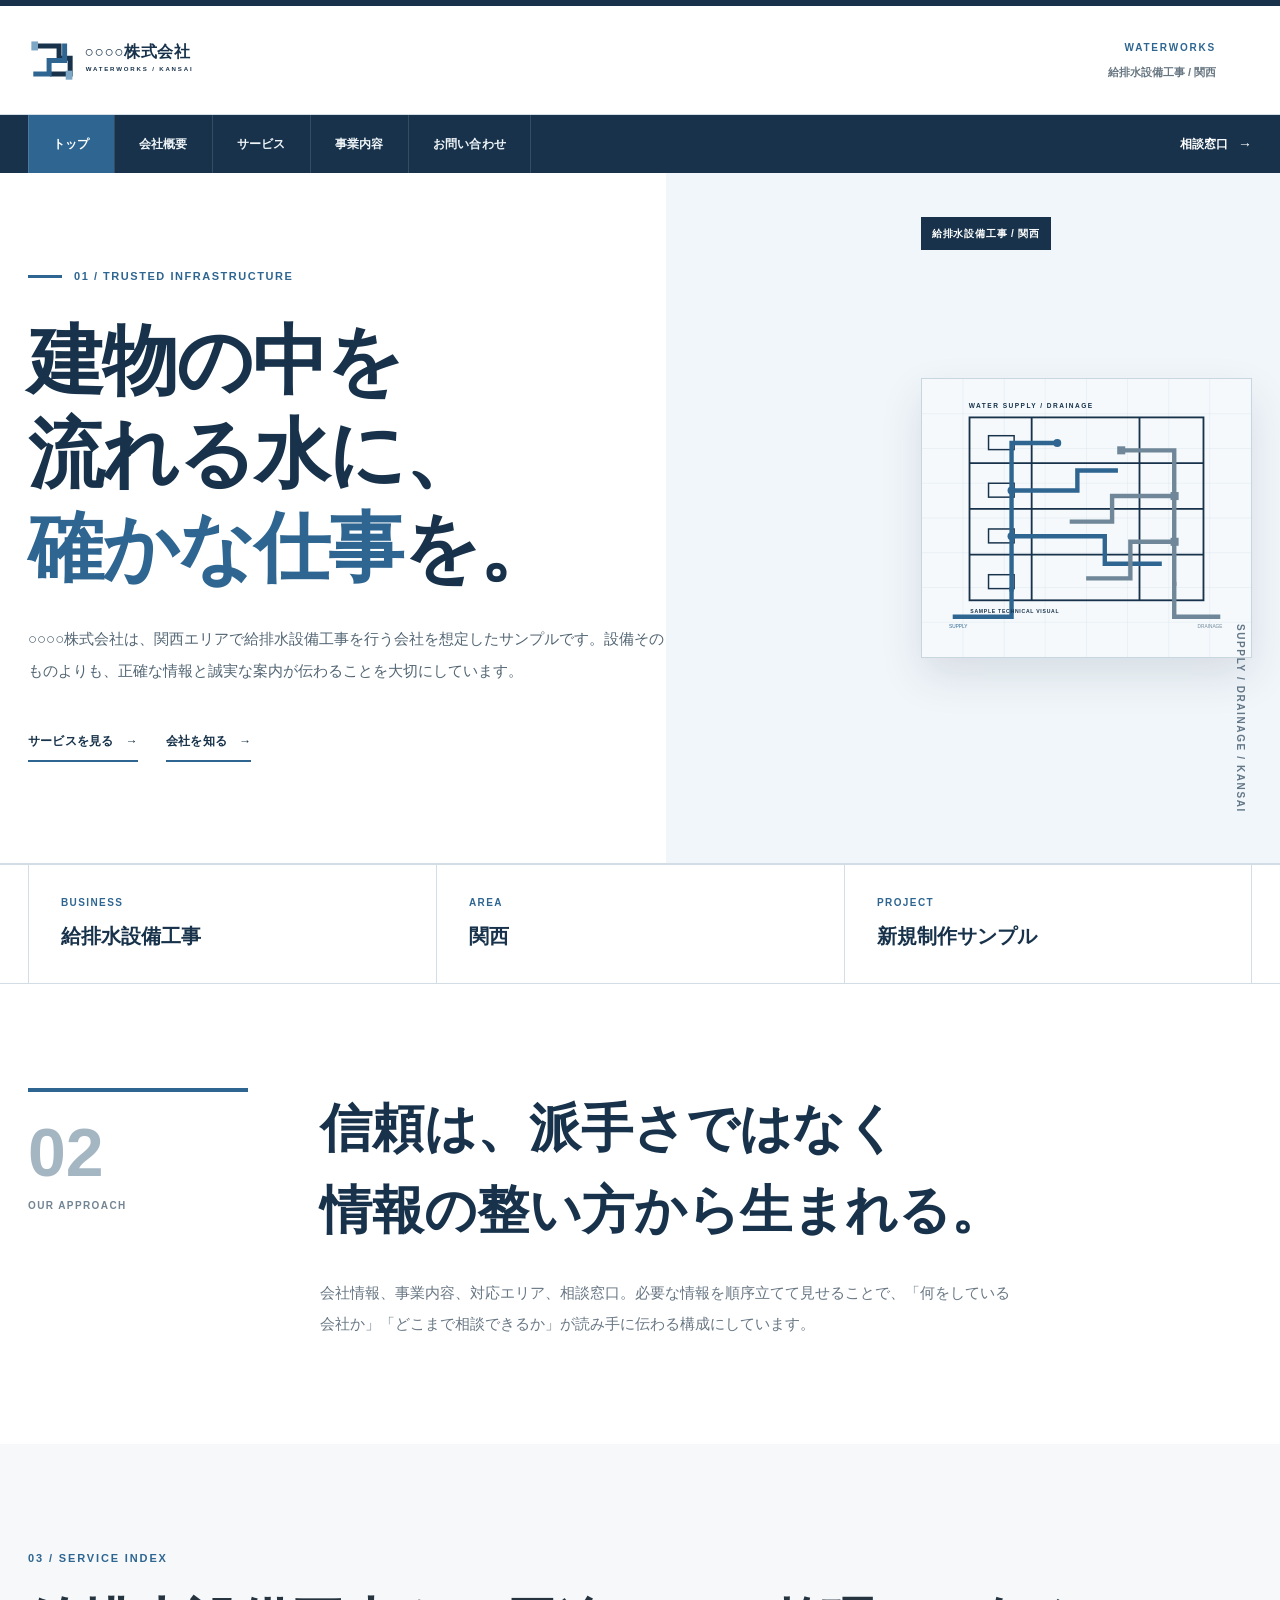
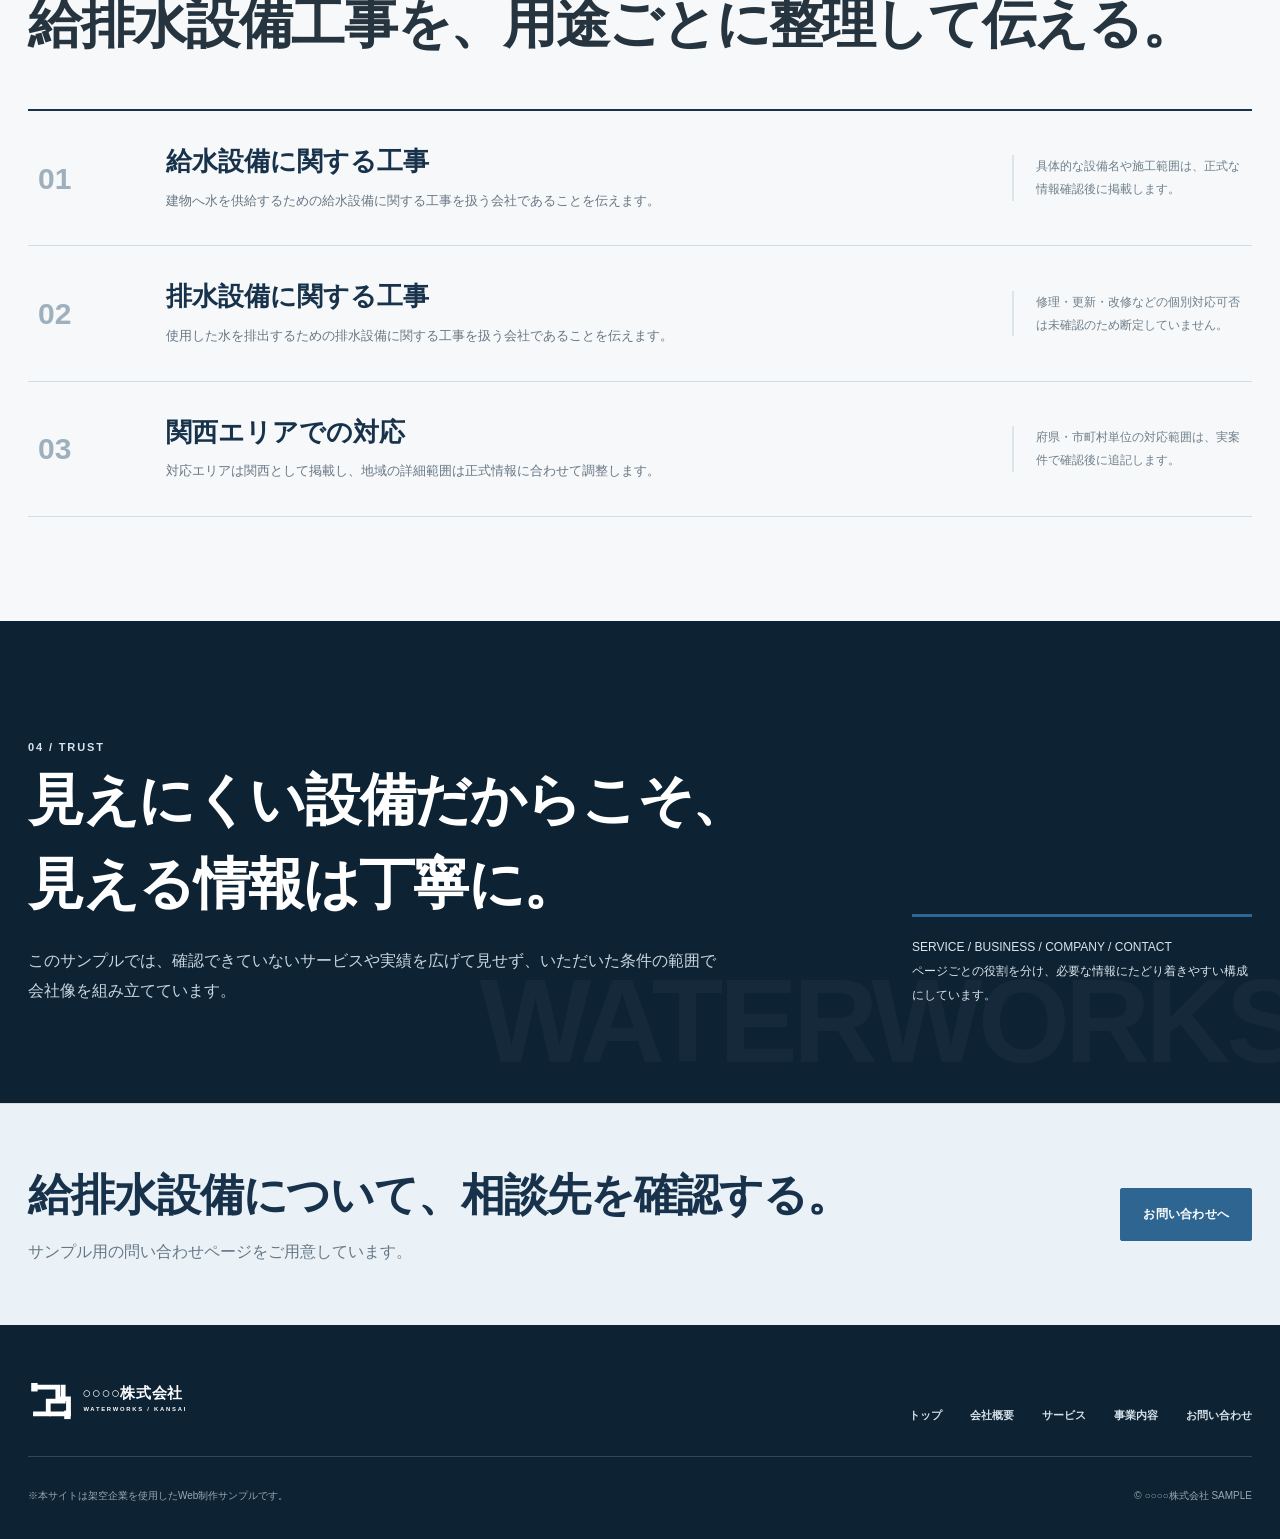
<file: index.html>
<!doctype html>
<html lang="ja">
<head>
  <meta charset="utf-8">
  <meta name="viewport" content="width=device-width, initial-scale=1">
  <meta name="description" content="○○○○株式会社の給排水設備工事会社サンプルサイト。関西エリアを想定した給排水設備工事をご案内します。">
  <title>○○○○株式会社 | 給排水設備工事サンプルサイト</title>
  <link rel="icon" href="assets/logo.svg" type="image/svg+xml">
  <link rel="stylesheet" href="css/style.css?v=20260929-wrap">
  <link rel="stylesheet" href="css/japanese-wrap.css?v=20260929-wrap">
</head>
<body>
<header class="site-header">
  <div class="header-top">
    <div class="container brand-row">
      <a class="logo" href="index.html"><img src="assets/logo.svg" alt="○○○○株式会社"></a>
      <div class="brand-note"><span>WATERWORKS</span><small>給排水設備工事 / 関西</small></div>
      <button class="menu-button" type="button" aria-expanded="false">MENU</button>
    </div>
  </div>
  <div class="nav-bar">
    <div class="container nav-row">
      <nav class="site-nav" aria-label="メインナビゲーション">
        <a href="index.html" aria-current="page">トップ</a><a href="about.html">会社概要</a><a href="service.html">サービス</a><a href="business.html">事業内容</a><a href="contact.html">お問い合わせ</a>
      </nav>
      <a class="nav-inquiry" href="contact.html">相談窓口</a>
    </div>
  </div>
</header>
<main>
  <section class="home-hero">
    <div class="container hero-grid">
      <div class="hero-copy">
        <p class="chapter">01 / TRUSTED INFRASTRUCTURE</p>
        <h1 class="jp-flow"><span class="jp-phrase"><span class="jp-part">建物の中を</span><wbr><span class="jp-part">流れる水に、</span></span><wbr><span class="jp-phrase"><span class="accent">確かな仕事</span>を。</span></h1>
        <p class="hero-text">○○○○株式会社は、関西エリアで給排水設備工事を行う会社を想定したサンプルです。設備そのものよりも、正確な情報と誠実な案内が伝わることを大切にしています。</p>
        <div class="hero-links"><a class="text-link" href="service.html">サービスを見る</a><a class="text-link" href="about.html">会社を知る</a></div>
      </div>
      <figure class="hero-diagram">
        <img src="assets/piping-diagram.svg" alt="給排水設備の配管を設計図風に表現したサンプル図">
        <figcaption>SUPPLY / DRAINAGE / KANSAI</figcaption>
      </figure>
    </div>
  </section>

  <section class="fact-band">
    <div class="container fact-row">
      <div class="fact-item"><small>BUSINESS</small><strong>給排水設備工事</strong></div>
      <div class="fact-item"><small>AREA</small><strong>関西</strong></div>
      <div class="fact-item"><small>PROJECT</small><strong>新規制作サンプル</strong></div>
    </div>
  </section>

  <section class="section section-white">
    <div class="container editorial-intro">
      <div class="editorial-index"><span>02</span><small>OUR APPROACH</small></div>
      <div class="editorial-copy">
        <blockquote class="jp-flow"><span class="jp-phrase">信頼は、</span><wbr><span class="jp-phrase">派手さではなく</span><wbr><span class="jp-phrase"><span class="jp-part">情報の整い方から</span><wbr><span class="jp-part">生まれる。</span></span></blockquote>
        <p>会社情報、事業内容、対応エリア、相談窓口。必要な情報を順序立てて見せることで、「何をしている会社か」「どこまで相談できるか」が読み手に伝わる構成にしています。</p>
      </div>
    </div>
  </section>

  <section class="section">
    <div class="container">
      <p class="eyebrow">03 / SERVICE INDEX</p>
      <h2 class="section-title jp-flow"><span class="jp-phrase">給排水設備工事を、</span><wbr><span class="jp-phrase"><span class="jp-part">用途ごとに</span><wbr><span class="jp-part">整理して伝える。</span></span></h2>
      <div class="service-index">
        <article class="service-index-row"><div class="num">01</div><div><h3>給水設備に関する工事</h3><p>建物へ水を供給するための給水設備に関する工事を扱う会社であることを伝えます。</p></div><div class="aside">具体的な設備名や施工範囲は、正式な情報確認後に掲載します。</div></article>
        <article class="service-index-row"><div class="num">02</div><div><h3>排水設備に関する工事</h3><p>使用した水を排出するための排水設備に関する工事を扱う会社であることを伝えます。</p></div><div class="aside">修理・更新・改修などの個別対応可否は未確認のため断定していません。</div></article>
        <article class="service-index-row"><div class="num">03</div><div><h3>関西エリアでの対応</h3><p>対応エリアは関西として掲載し、地域の詳細範囲は正式情報に合わせて調整します。</p></div><div class="aside">府県・市町村単位の対応範囲は、実案件で確認後に追記します。</div></article>
      </div>
    </div>
  </section>

  <section class="statement">
    <div class="container statement-inner">
      <div>
        <p class="eyebrow" style="color:#d9e4ef">04 / TRUST</p>
        <h2 class="jp-flow"><span class="jp-phrase"><span class="jp-part">見えにくい</span><wbr><span class="jp-part">設備だからこそ、</span></span><wbr><span class="jp-phrase"><span class="jp-part">見える情報は</span><wbr><span class="jp-part">丁寧に。</span></span></h2>
        <p>このサンプルでは、確認できていないサービスや実績を広げて見せず、いただいた条件の範囲で会社像を組み立てています。</p>
      </div>
      <div class="statement-aside">SERVICE / BUSINESS / COMPANY / CONTACT<br>ページごとの役割を分け、必要な情報にたどり着きやすい構成にしています。</div>
    </div>
  </section>

  <section class="contact-cta"><div class="container contact-cta-inner"><div><h2 class="jp-flow"><span class="jp-phrase"><span class="jp-part">給排水設備</span><wbr><span class="jp-part">について、</span></span><wbr><span class="jp-phrase">相談先を確認する。</span></h2><p>サンプル用の問い合わせページをご用意しています。</p></div><a class="button button-blue" href="contact.html">お問い合わせへ</a></div></section>
</main>
<footer class="site-footer"><div class="container"><div class="footer-main"><a class="footer-logo" href="index.html"><img src="assets/logo.svg" alt="○○○○株式会社"></a><nav class="footer-nav" aria-label="フッターナビ"><a href="index.html">トップ</a><a href="about.html">会社概要</a><a href="service.html">サービス</a><a href="business.html">事業内容</a><a href="contact.html">お問い合わせ</a></nav></div><div class="footer-bottom"><p>※本サイトは架空企業を使用したWeb制作サンプルです。</p><p>© ○○○○株式会社 SAMPLE</p></div></div></footer>
<script src="js/main.js"></script>
</body>
</html>
</file>
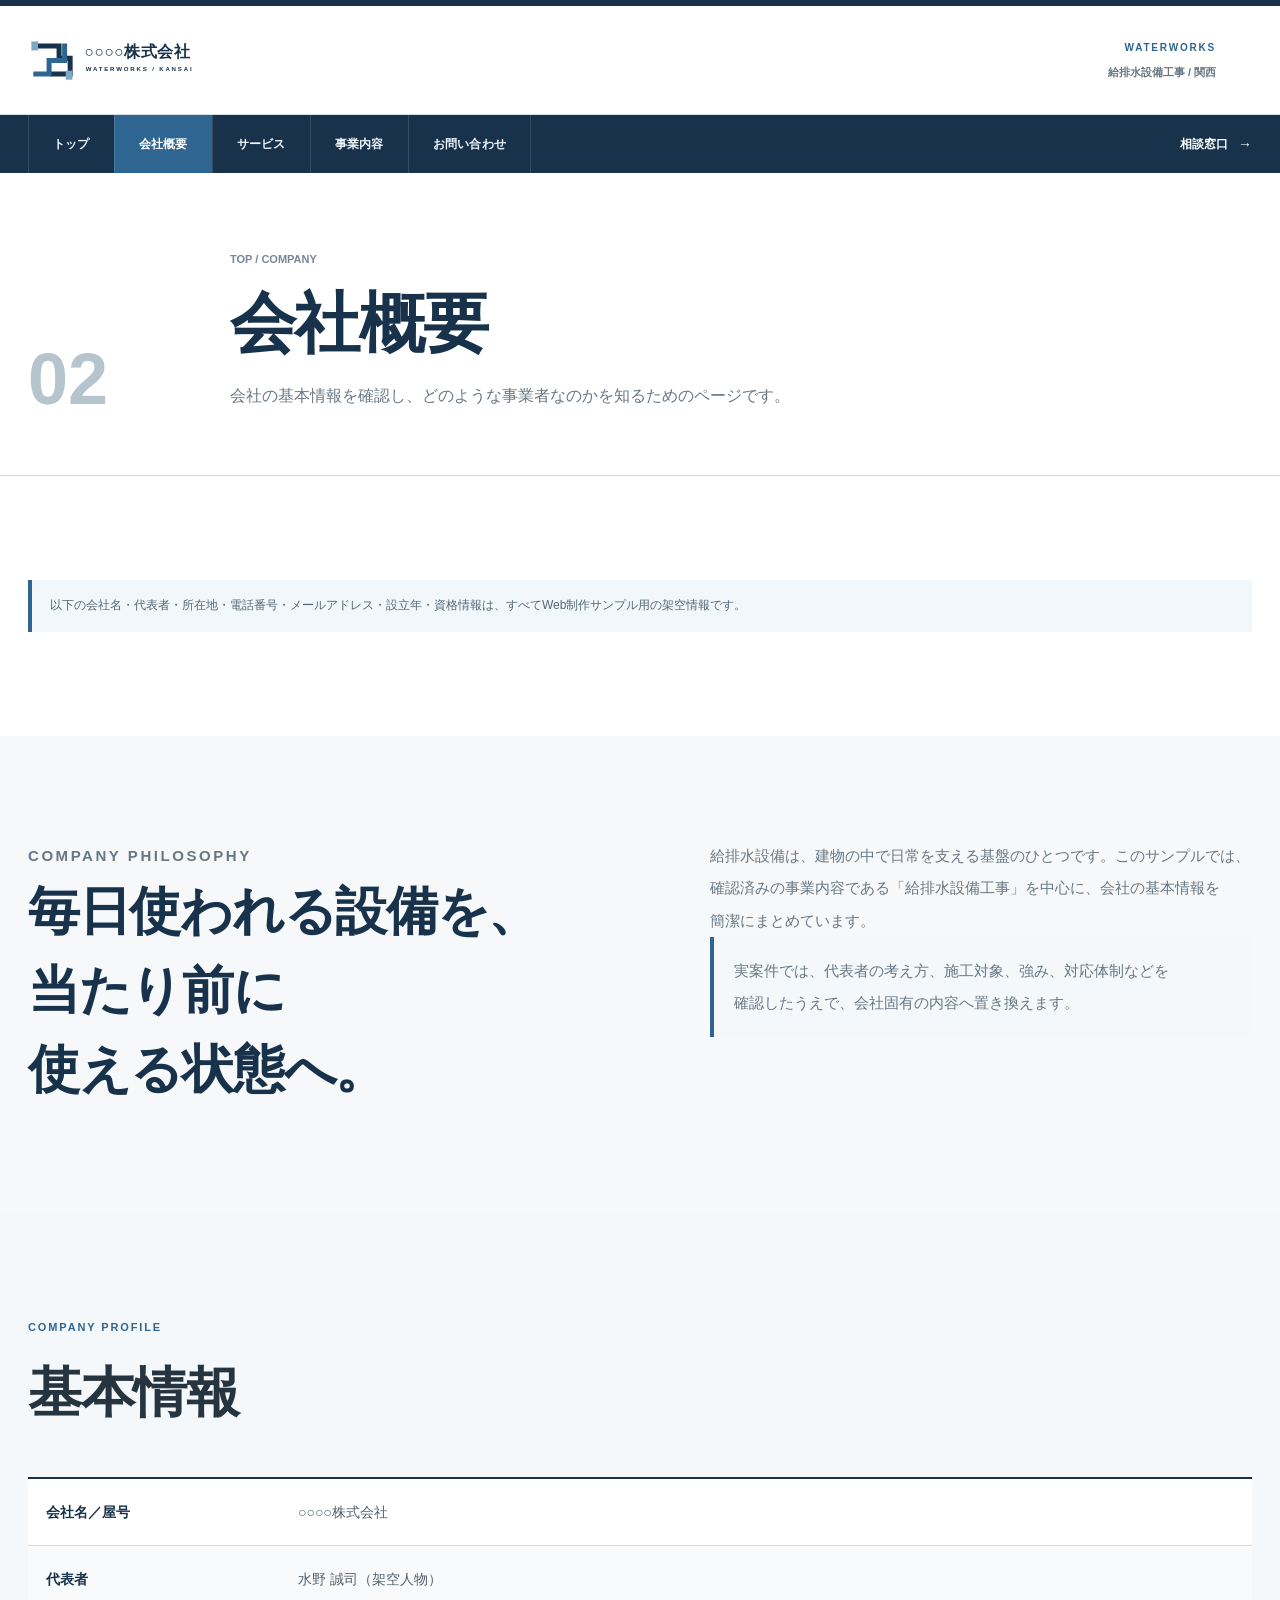
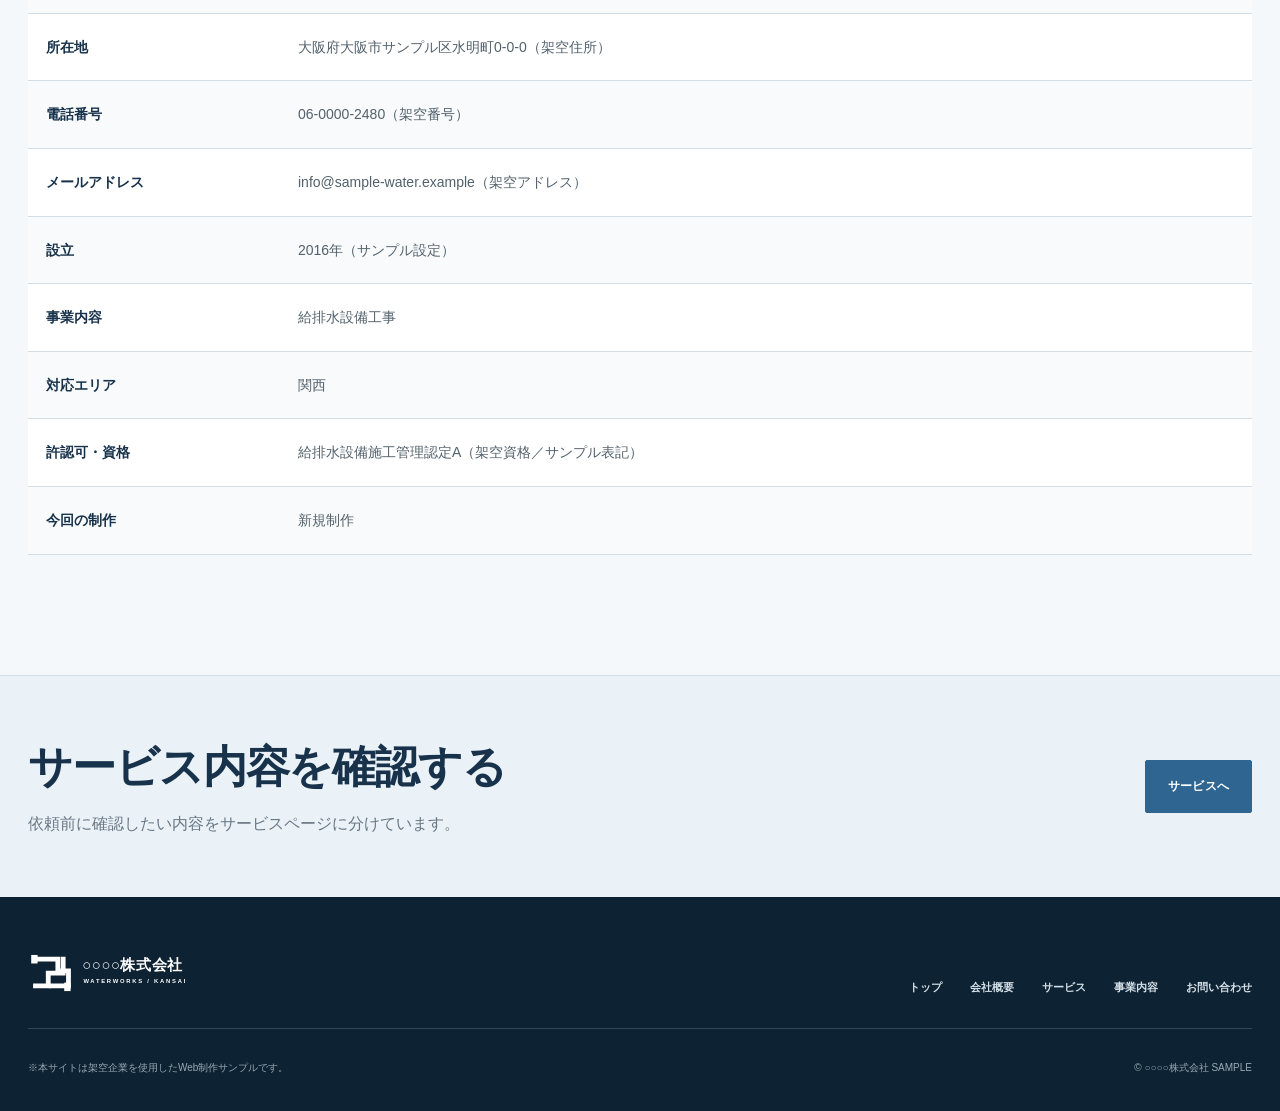
<file: about.html>
<!doctype html>
<html lang="ja">
<head>
  <meta charset="utf-8">
  <meta name="viewport" content="width=device-width, initial-scale=1">
  <meta name="description" content="○○○○株式会社の会社概要サンプル。給排水設備工事会社を想定した架空情報を掲載しています。">
  <title>会社概要 | ○○○○株式会社</title>
  <link rel="icon" href="assets/logo.svg" type="image/svg+xml">
  <link rel="stylesheet" href="css/style.css?v=20260929-wrap">
  <link rel="stylesheet" href="css/japanese-wrap.css?v=20260929-wrap">
</head>
<body>
<header class="site-header">
  <div class="header-top"><div class="container brand-row"><a class="logo" href="index.html"><img src="assets/logo.svg" alt="○○○○株式会社"></a><div class="brand-note"><span>WATERWORKS</span><small>給排水設備工事 / 関西</small></div><button class="menu-button" type="button" aria-expanded="false">MENU</button></div></div>
  <div class="nav-bar"><div class="container nav-row"><nav class="site-nav" aria-label="メインナビゲーション"><a href="index.html">トップ</a><a href="about.html" aria-current="page">会社概要</a><a href="service.html">サービス</a><a href="business.html">事業内容</a><a href="contact.html">お問い合わせ</a></nav><a class="nav-inquiry" href="contact.html">相談窓口</a></div></div>
</header>
<main>
  <section class="page-hero"><div class="container page-hero-grid"><div class="page-number">02</div><div><p class="breadcrumb">TOP / COMPANY</p><h1 class="page-title jp-flow"><span class="jp-phrase">会社概要</span></h1><p>会社の基本情報を確認し、どのような事業者なのかを知るためのページです。</p></div></div></section>

  <section class="section section-white"><div class="container"><p class="sample-note">以下の会社名・代表者・所在地・電話番号・メールアドレス・設立年・資格情報は、すべてWeb制作サンプル用の架空情報です。</p></div></section>

  <section class="section"><div class="container about-lead">
    <div><p class="eyebrow">COMPANY PHILOSOPHY</p><h2 class="jp-flow"><span class="jp-phrase"><span class="jp-part">毎日使われる</span><wbr><span class="jp-part">設備を、</span></span><wbr><span class="jp-phrase"><span class="jp-part">当たり前に</span><wbr><span class="jp-part">使える状態へ。</span></span></h2></div>
    <div><p>給排水設備は、建物の中で日常を支える基盤のひとつです。このサンプルでは、確認済みの事業内容である「給排水設備工事」を中心に、会社の基本情報を簡潔にまとめています。</p><p class="about-side-note">実案件では、代表者の考え方、施工対象、強み、対応体制などを確認したうえで、会社固有の内容へ置き換えます。</p></div>
  </div></section>

  <section class="section section-paper2"><div class="container"><p class="eyebrow">COMPANY PROFILE</p><h2 class="section-title jp-flow"><span class="jp-phrase">基本情報</span></h2><dl class="company-table">
    <div class="company-row"><dt>会社名／屋号</dt><dd>○○○○株式会社</dd></div>
    <div class="company-row"><dt>代表者</dt><dd>水野 誠司（架空人物）</dd></div>
    <div class="company-row"><dt>所在地</dt><dd>大阪府大阪市サンプル区水明町0-0-0（架空住所）</dd></div>
    <div class="company-row"><dt>電話番号</dt><dd>06-0000-2480（架空番号）</dd></div>
    <div class="company-row"><dt>メールアドレス</dt><dd>info@sample-water.example（架空アドレス）</dd></div>
    <div class="company-row"><dt>設立</dt><dd>2016年（サンプル設定）</dd></div>
    <div class="company-row"><dt>事業内容</dt><dd>給排水設備工事</dd></div>
    <div class="company-row"><dt>対応エリア</dt><dd>関西</dd></div>
    <div class="company-row"><dt>許認可・資格</dt><dd>給排水設備施工管理認定A（架空資格／サンプル表記）</dd></div>
    <div class="company-row"><dt>今回の制作</dt><dd>新規制作</dd></div>
  </dl></div></section>

  <section class="contact-cta"><div class="container contact-cta-inner"><div><h2 class="jp-flow"><span class="jp-phrase">サービス内容を</span><wbr><span class="jp-phrase">確認する</span></h2><p>依頼前に確認したい内容をサービスページに分けています。</p></div><a class="button button-blue" href="service.html">サービスへ</a></div></section>
</main>
<footer class="site-footer"><div class="container"><div class="footer-main"><a class="footer-logo" href="index.html"><img src="assets/logo.svg" alt="○○○○株式会社"></a><nav class="footer-nav" aria-label="フッターナビ"><a href="index.html">トップ</a><a href="about.html">会社概要</a><a href="service.html">サービス</a><a href="business.html">事業内容</a><a href="contact.html">お問い合わせ</a></nav></div><div class="footer-bottom"><p>※本サイトは架空企業を使用したWeb制作サンプルです。</p><p>© ○○○○株式会社 SAMPLE</p></div></div></footer>
<script src="js/main.js"></script>
</body>
</html>
</file>
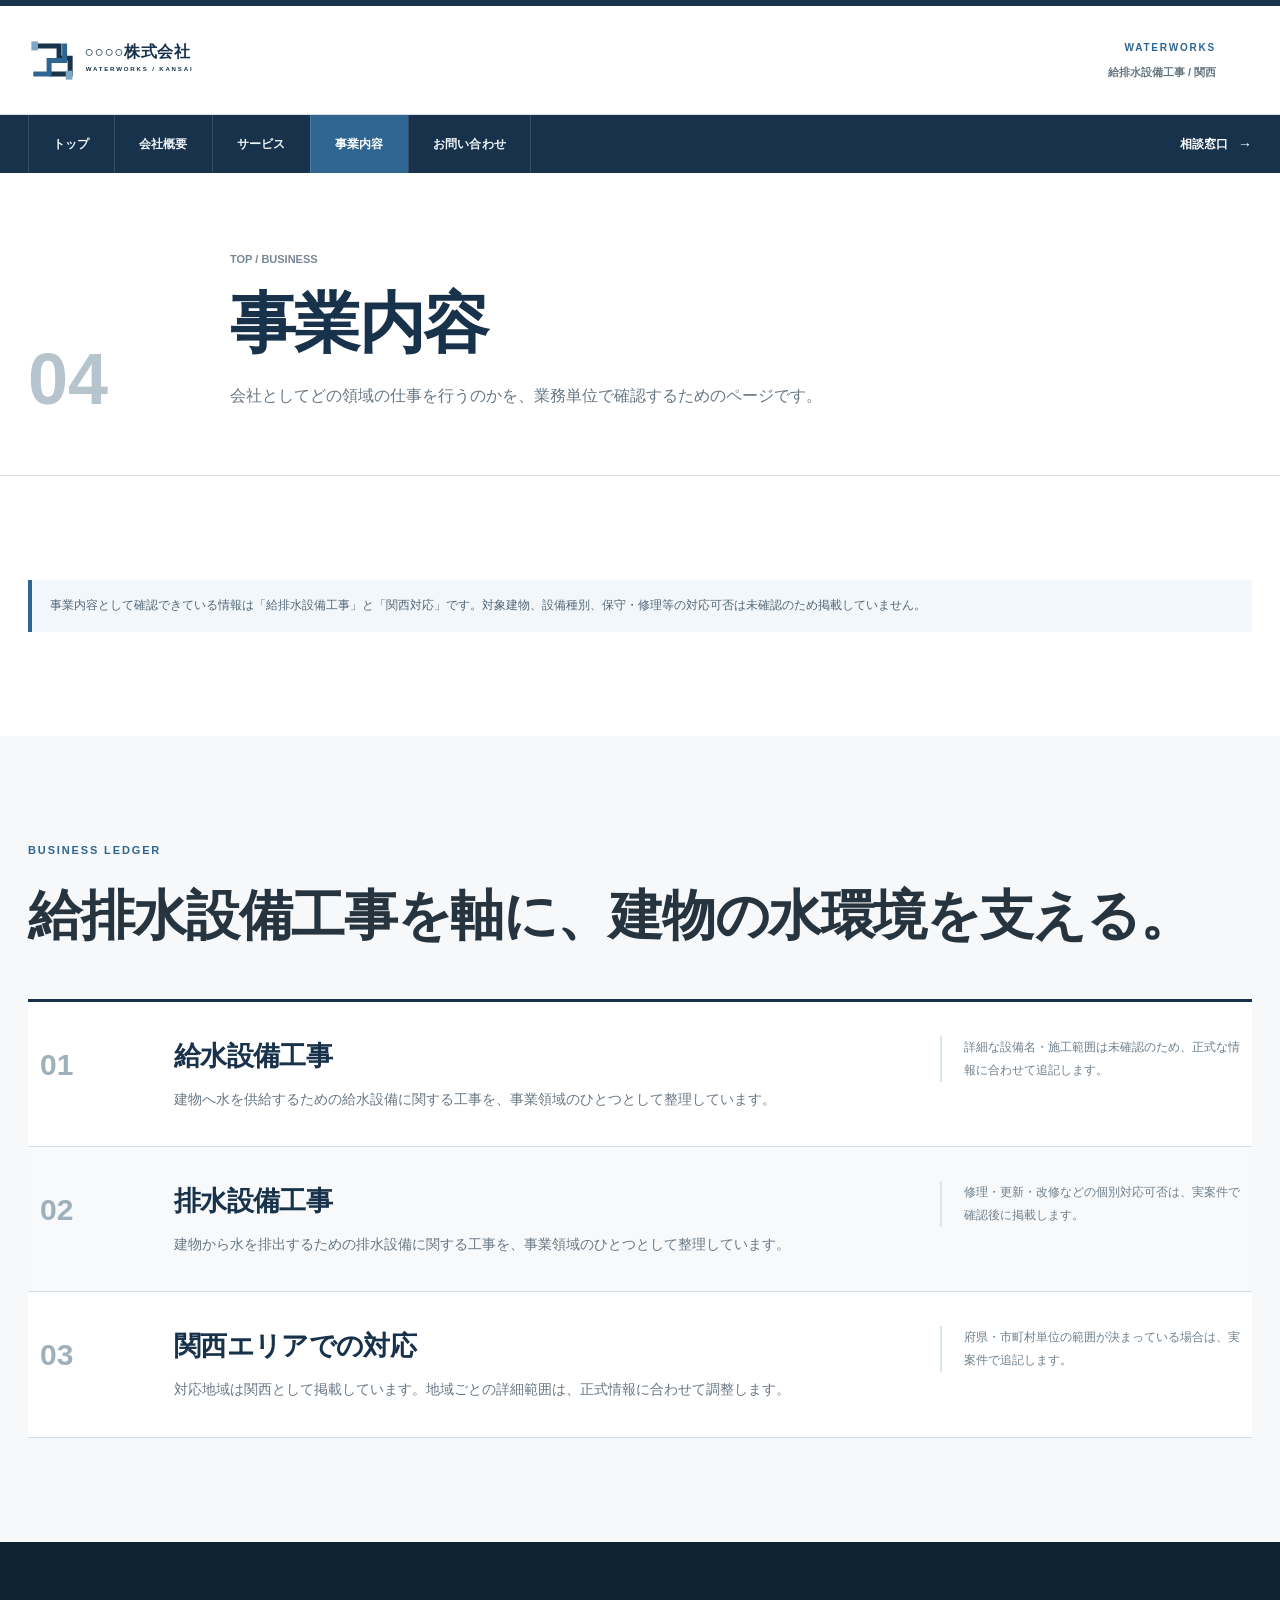
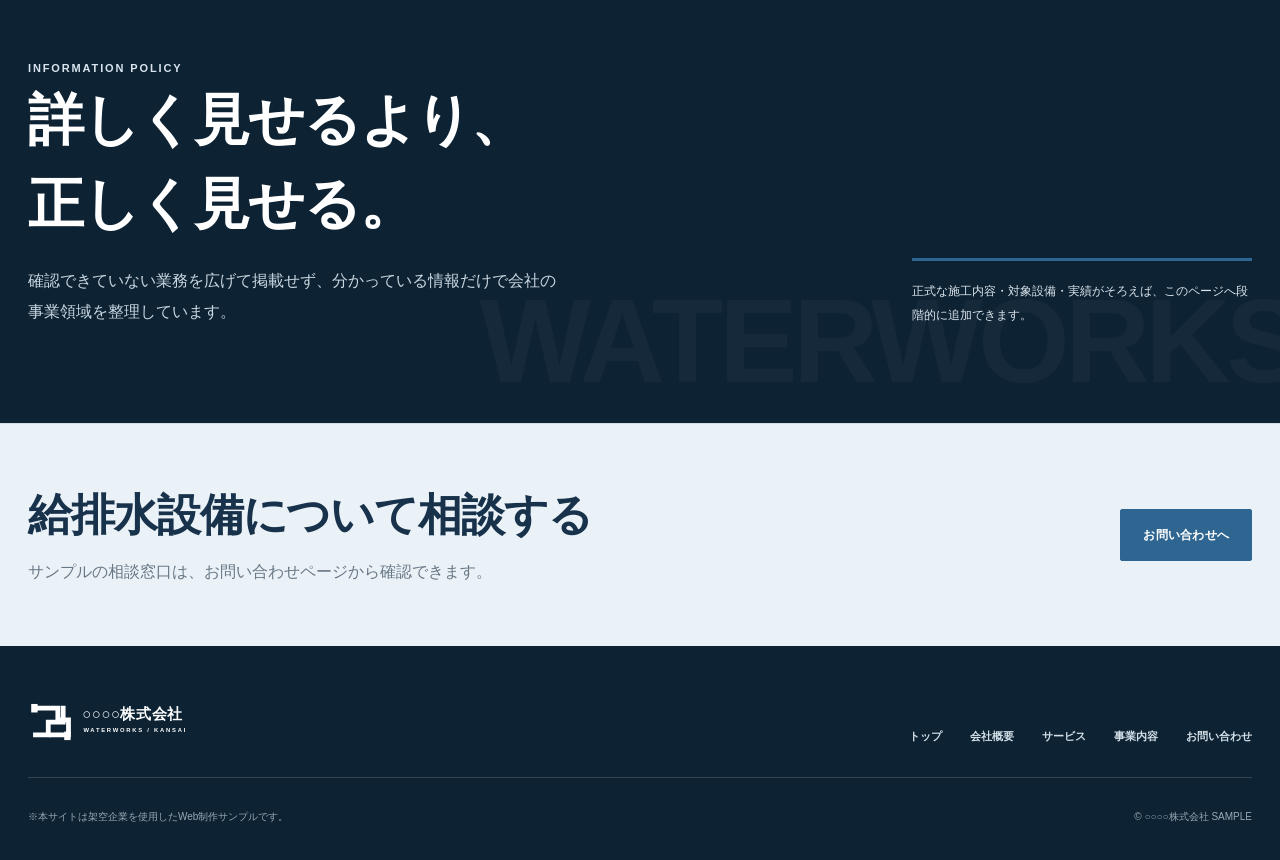
<file: business.html>
<!doctype html>
<html lang="ja">
<head>
  <meta charset="utf-8">
  <meta name="viewport" content="width=device-width, initial-scale=1">
  <meta name="description" content="○○○○株式会社の事業内容サンプル。給排水設備工事を中心とした事業領域を掲載しています。">
  <title>事業内容 | ○○○○株式会社</title>
  <link rel="icon" href="assets/logo.svg" type="image/svg+xml">
  <link rel="stylesheet" href="css/style.css?v=20260929-wrap">
  <link rel="stylesheet" href="css/japanese-wrap.css?v=20260929-wrap">
</head>
<body>
<header class="site-header">
  <div class="header-top"><div class="container brand-row"><a class="logo" href="index.html"><img src="assets/logo.svg" alt="○○○○株式会社"></a><div class="brand-note"><span>WATERWORKS</span><small>給排水設備工事 / 関西</small></div><button class="menu-button" type="button" aria-expanded="false">MENU</button></div></div>
  <div class="nav-bar"><div class="container nav-row"><nav class="site-nav" aria-label="メインナビゲーション"><a href="index.html">トップ</a><a href="about.html">会社概要</a><a href="service.html">サービス</a><a href="business.html" aria-current="page">事業内容</a><a href="contact.html">お問い合わせ</a></nav><a class="nav-inquiry" href="contact.html">相談窓口</a></div></div>
</header>
<main>
  <section class="page-hero"><div class="container page-hero-grid"><div class="page-number">04</div><div><p class="breadcrumb">TOP / BUSINESS</p><h1 class="page-title jp-flow"><span class="jp-phrase">事業内容</span></h1><p>会社としてどの領域の仕事を行うのかを、業務単位で確認するためのページです。</p></div></div></section>

  <section class="section section-white"><div class="container"><p class="sample-note">事業内容として確認できている情報は「給排水設備工事」と「関西対応」です。対象建物、設備種別、保守・修理等の対応可否は未確認のため掲載していません。</p></div></section>

  <section class="section"><div class="container"><p class="eyebrow">BUSINESS LEDGER</p><h2 class="section-title jp-flow"><span class="jp-phrase"><span class="jp-part">給排水設備工事を</span><wbr><span class="jp-part">軸に、</span></span><wbr><span class="jp-phrase"><span class="jp-part">建物の水環境を</span><wbr><span class="jp-part">支える。</span></span></h2><div class="business-ledger">
    <article class="business-entry"><div class="entry-no">01</div><div><h2 class="jp-flow"><span class="jp-phrase">給水設備工事</span></h2><p>建物へ水を供給するための給水設備に関する工事を、事業領域のひとつとして整理しています。</p></div><aside>詳細な設備名・施工範囲は未確認のため、正式な情報に合わせて追記します。</aside></article>
    <article class="business-entry"><div class="entry-no">02</div><div><h2 class="jp-flow"><span class="jp-phrase">排水設備工事</span></h2><p>建物から水を排出するための排水設備に関する工事を、事業領域のひとつとして整理しています。</p></div><aside>修理・更新・改修などの個別対応可否は、実案件で確認後に掲載します。</aside></article>
    <article class="business-entry"><div class="entry-no">03</div><div><h2 class="jp-flow"><span class="jp-phrase"><span class="jp-part">関西エリア</span><wbr><span class="jp-part">での対応</span></span></h2><p>対応地域は関西として掲載しています。地域ごとの詳細範囲は、正式情報に合わせて調整します。</p></div><aside>府県・市町村単位の範囲が決まっている場合は、実案件で追記します。</aside></article>
  </div></div></section>

  <section class="statement"><div class="container statement-inner"><div><p class="eyebrow" style="color:#d9e4ef">INFORMATION POLICY</p><h2 class="jp-flow"><span class="jp-phrase"><span class="jp-part">詳しく</span><wbr><span class="jp-part">見せるより、</span></span><wbr><span class="jp-phrase">正しく見せる。</span></h2><p>確認できていない業務を広げて掲載せず、分かっている情報だけで会社の事業領域を整理しています。</p></div><div class="statement-aside">正式な施工内容・対象設備・実績がそろえば、このページへ段階的に追加できます。</div></div></section>

  <section class="contact-cta"><div class="container contact-cta-inner"><div><h2 class="jp-flow"><span class="jp-phrase"><span class="jp-part">給排水設備</span><wbr><span class="jp-part">について</span></span><wbr><span class="jp-phrase">相談する</span></h2><p>サンプルの相談窓口は、お問い合わせページから確認できます。</p></div><a class="button button-blue" href="contact.html">お問い合わせへ</a></div></section>
</main>
<footer class="site-footer"><div class="container"><div class="footer-main"><a class="footer-logo" href="index.html"><img src="assets/logo.svg" alt="○○○○株式会社"></a><nav class="footer-nav" aria-label="フッターナビ"><a href="index.html">トップ</a><a href="about.html">会社概要</a><a href="service.html">サービス</a><a href="business.html">事業内容</a><a href="contact.html">お問い合わせ</a></nav></div><div class="footer-bottom"><p>※本サイトは架空企業を使用したWeb制作サンプルです。</p><p>© ○○○○株式会社 SAMPLE</p></div></div></footer>
<script src="js/main.js"></script>
</body>
</html>
</file>
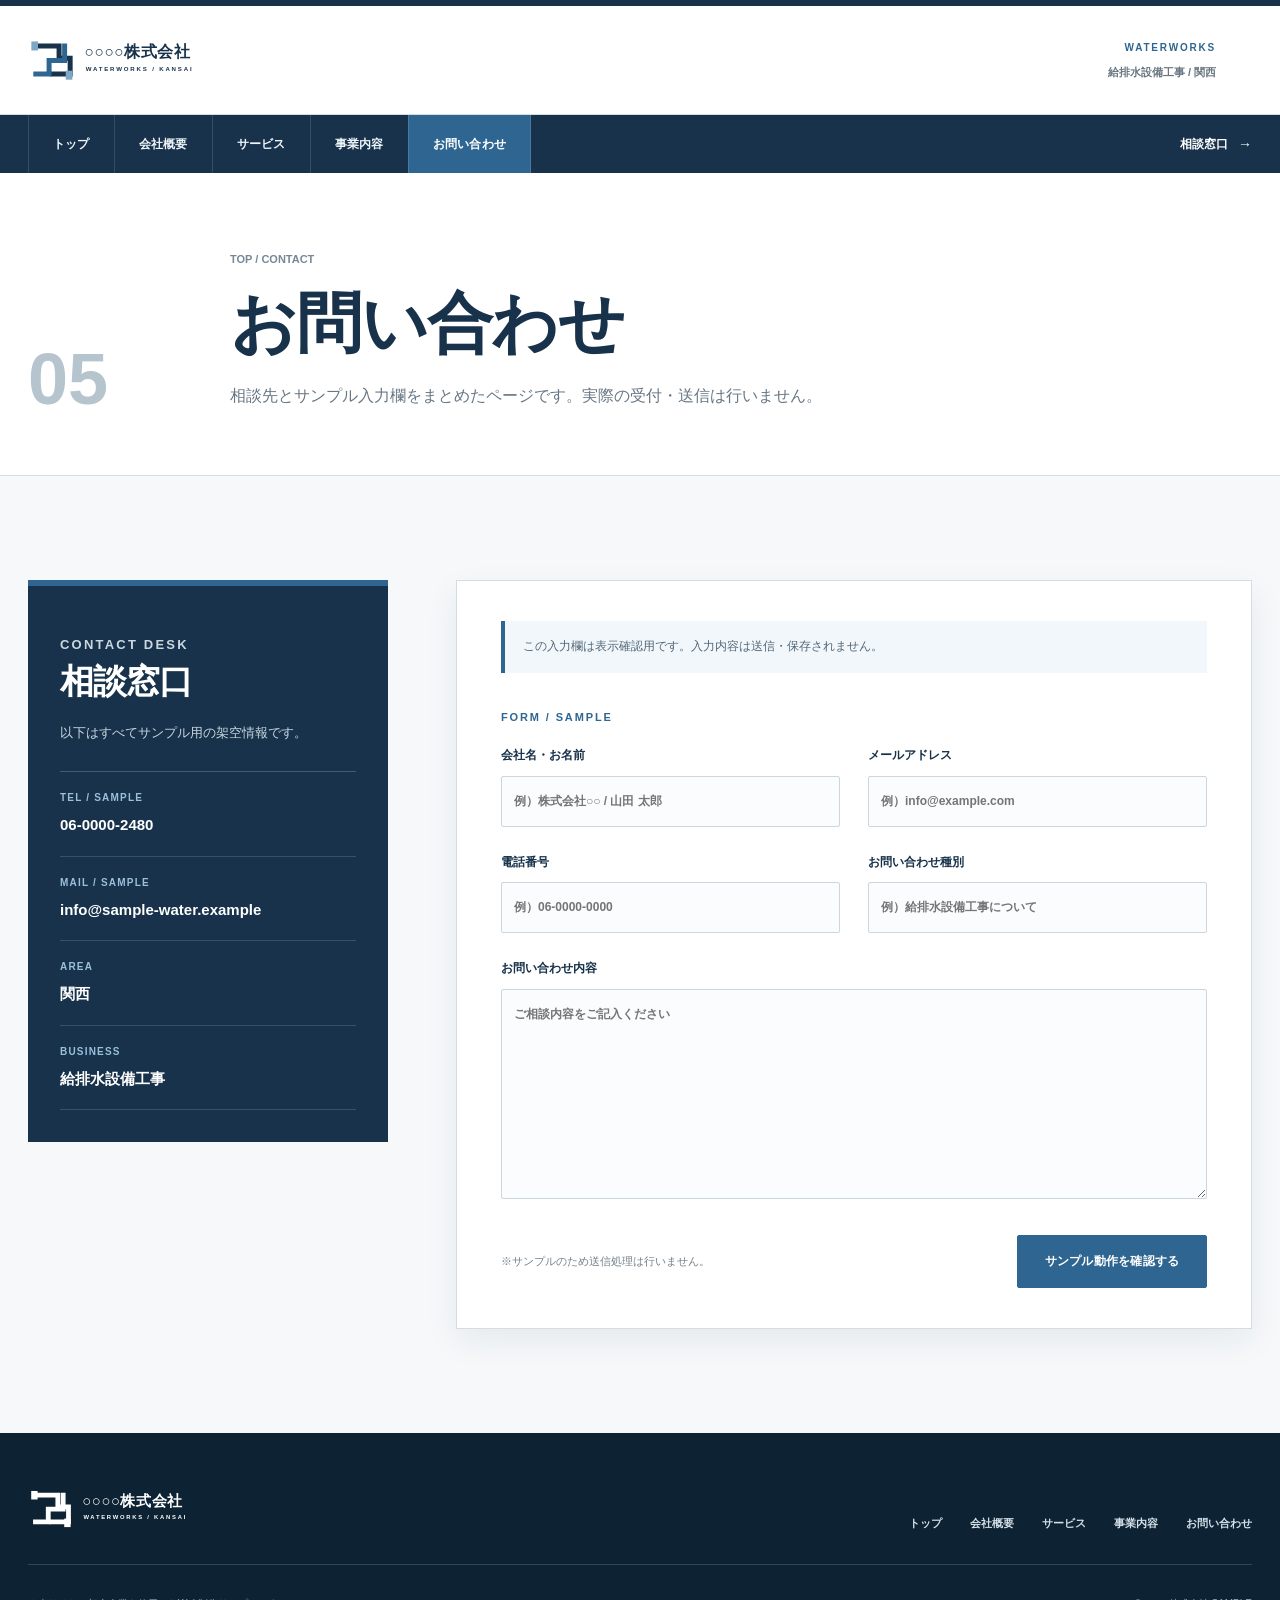
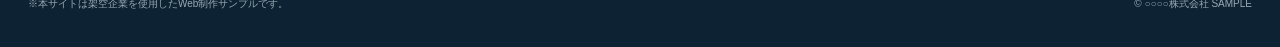
<file: contact.html>
<!doctype html>
<html lang="ja">
<head>
  <meta charset="utf-8"><meta name="viewport" content="width=device-width, initial-scale=1">
  <meta name="description" content="○○○○株式会社のお問い合わせサンプルページ。入力内容は送信・保存されません。">
  <title>お問い合わせ | ○○○○株式会社</title>
  <link rel="icon" href="assets/logo.svg" type="image/svg+xml"><link rel="stylesheet" href="css/style.css?v=20260929-wrap"><link rel="stylesheet" href="css/japanese-wrap.css?v=20260929-wrap">
</head>
<body>
<header class="site-header">
  <div class="header-top"><div class="container brand-row"><a class="logo" href="index.html"><img src="assets/logo.svg" alt="○○○○株式会社"></a><div class="brand-note"><span>WATERWORKS</span><small>給排水設備工事 / 関西</small></div><button class="menu-button" type="button" aria-expanded="false">MENU</button></div></div>
  <div class="nav-bar"><div class="container nav-row"><nav class="site-nav" aria-label="メインナビゲーション"><a href="index.html">トップ</a><a href="about.html">会社概要</a><a href="service.html">サービス</a><a href="business.html">事業内容</a><a href="contact.html" aria-current="page">お問い合わせ</a></nav><a class="nav-inquiry" href="contact.html">相談窓口</a></div></div>
</header>
<main>
  <section class="page-hero"><div class="container page-hero-grid"><div class="page-number">05</div><div><p class="breadcrumb">TOP / CONTACT</p><h1 class="page-title jp-flow"><span class="jp-phrase">お問い合わせ</span></h1><p>相談先とサンプル入力欄をまとめたページです。実際の受付・送信は行いません。</p></div></div></section>
  <section class="section"><div class="container contact-stage">
    <aside class="contact-info"><p class="eyebrow">CONTACT DESK</p><h2 class="jp-flow"><span class="jp-phrase">相談窓口</span></h2><p>以下はすべてサンプル用の架空情報です。</p><div class="contact-data"><div><span>TEL / SAMPLE</span><strong>06-0000-2480</strong></div><div><span>MAIL / SAMPLE</span><strong>info@sample-water.example</strong></div><div><span>AREA</span><strong>関西</strong></div><div><span>BUSINESS</span><strong>給排水設備工事</strong></div></div></aside>
    <div class="contact-form" role="form" aria-label="お問い合わせフォーム（サンプル）"><p class="sample-note">この入力欄は表示確認用です。入力内容は送信・保存されません。</p><p class="eyebrow" style="margin-top:34px">FORM / SAMPLE</p><div class="form-grid"><label>会社名・お名前<input type="text" autocomplete="off" placeholder="例）株式会社○○ / 山田 太郎"></label><label>メールアドレス<input type="email" autocomplete="off" placeholder="例）info@example.com"></label><label>電話番号<input type="tel" autocomplete="off" placeholder="例）06-0000-0000"></label><label>お問い合わせ種別<input type="text" autocomplete="off" placeholder="例）給排水設備工事について"></label><label class="full">お問い合わせ内容<textarea rows="8" autocomplete="off" placeholder="ご相談内容をご記入ください"></textarea></label></div><div class="form-actions"><p class="form-note">※サンプルのため送信処理は行いません。</p><button class="button button-blue" id="contact-demo-button" type="button">サンプル動作を確認する</button></div></div>
  </div></section>
</main>
<footer class="site-footer"><div class="container"><div class="footer-main"><a class="footer-logo" href="index.html"><img src="assets/logo.svg" alt="○○○○株式会社"></a><nav class="footer-nav" aria-label="フッターナビ"><a href="index.html">トップ</a><a href="about.html">会社概要</a><a href="service.html">サービス</a><a href="business.html">事業内容</a><a href="contact.html">お問い合わせ</a></nav></div><div class="footer-bottom"><p>※本サイトは架空企業を使用したWeb制作サンプルです。</p><p>© ○○○○株式会社 SAMPLE</p></div></div></footer><script src="js/main.js"></script>
</body></html>
</file>
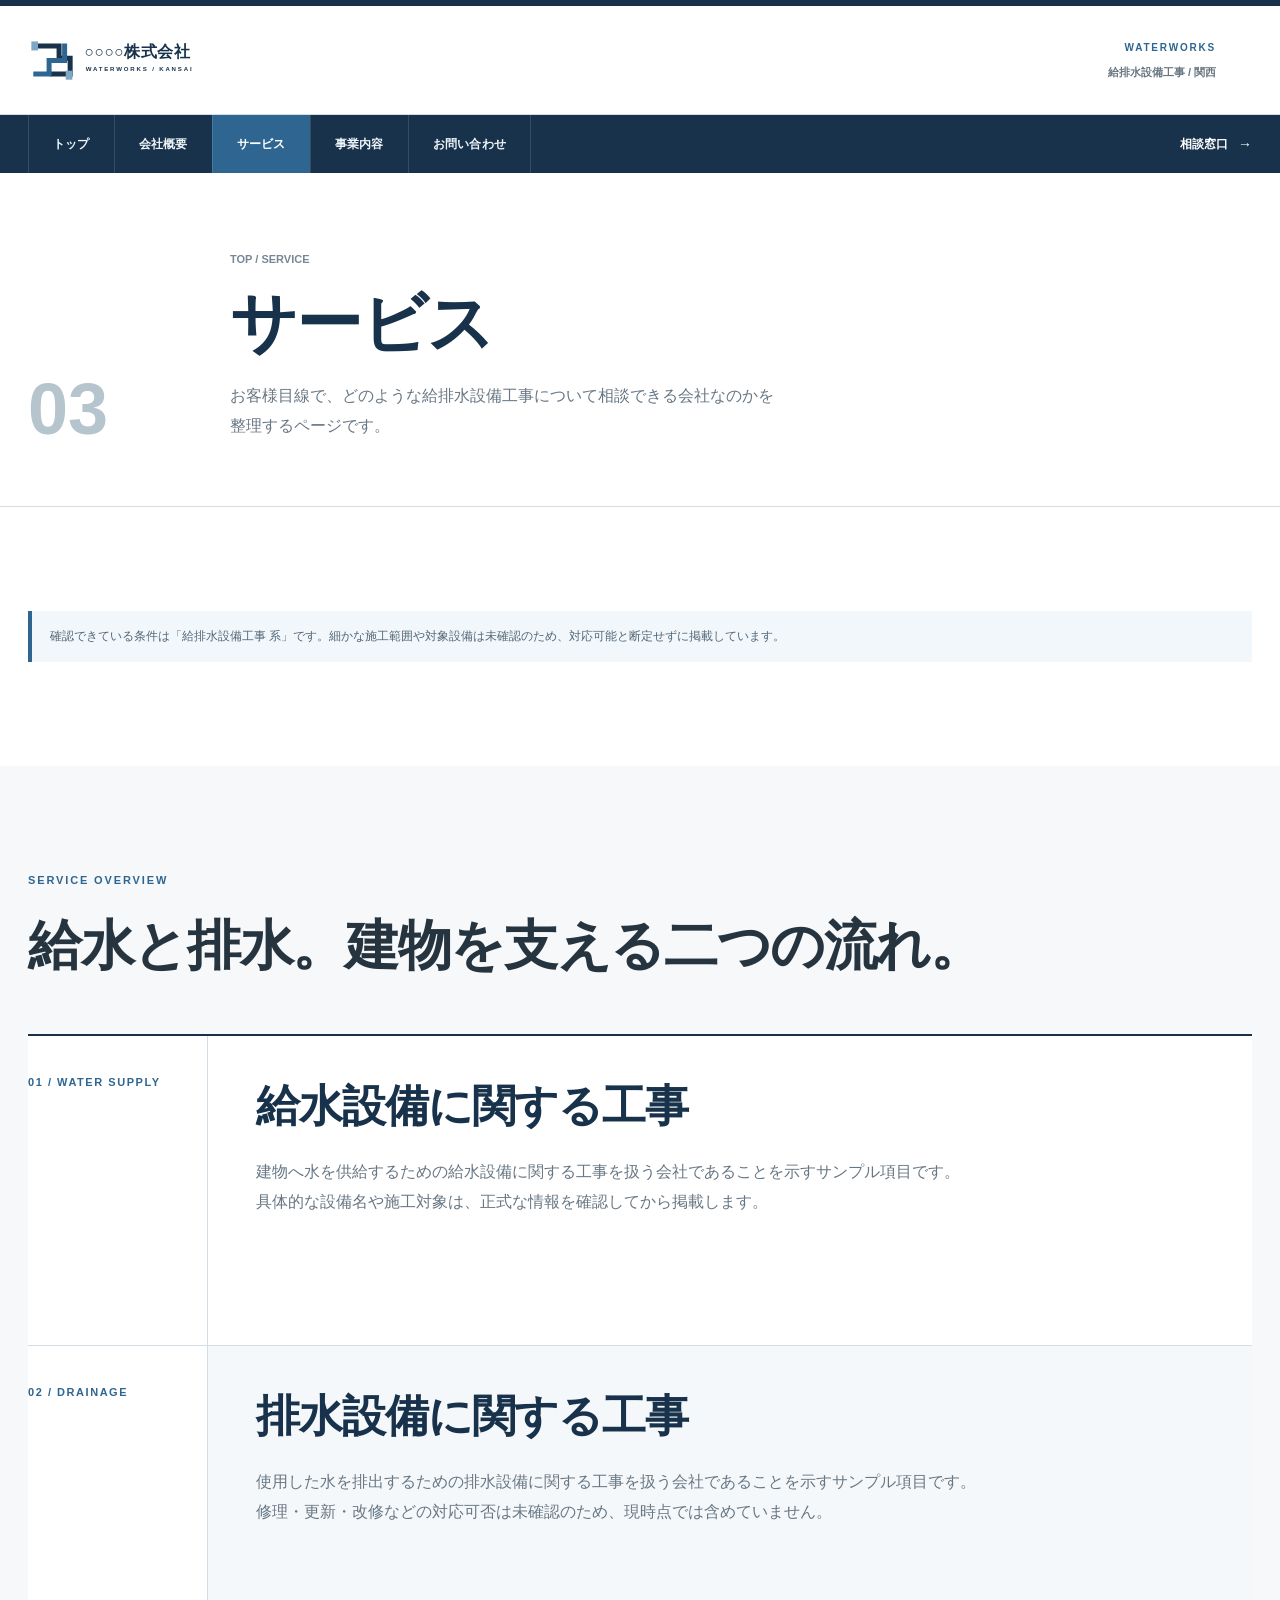
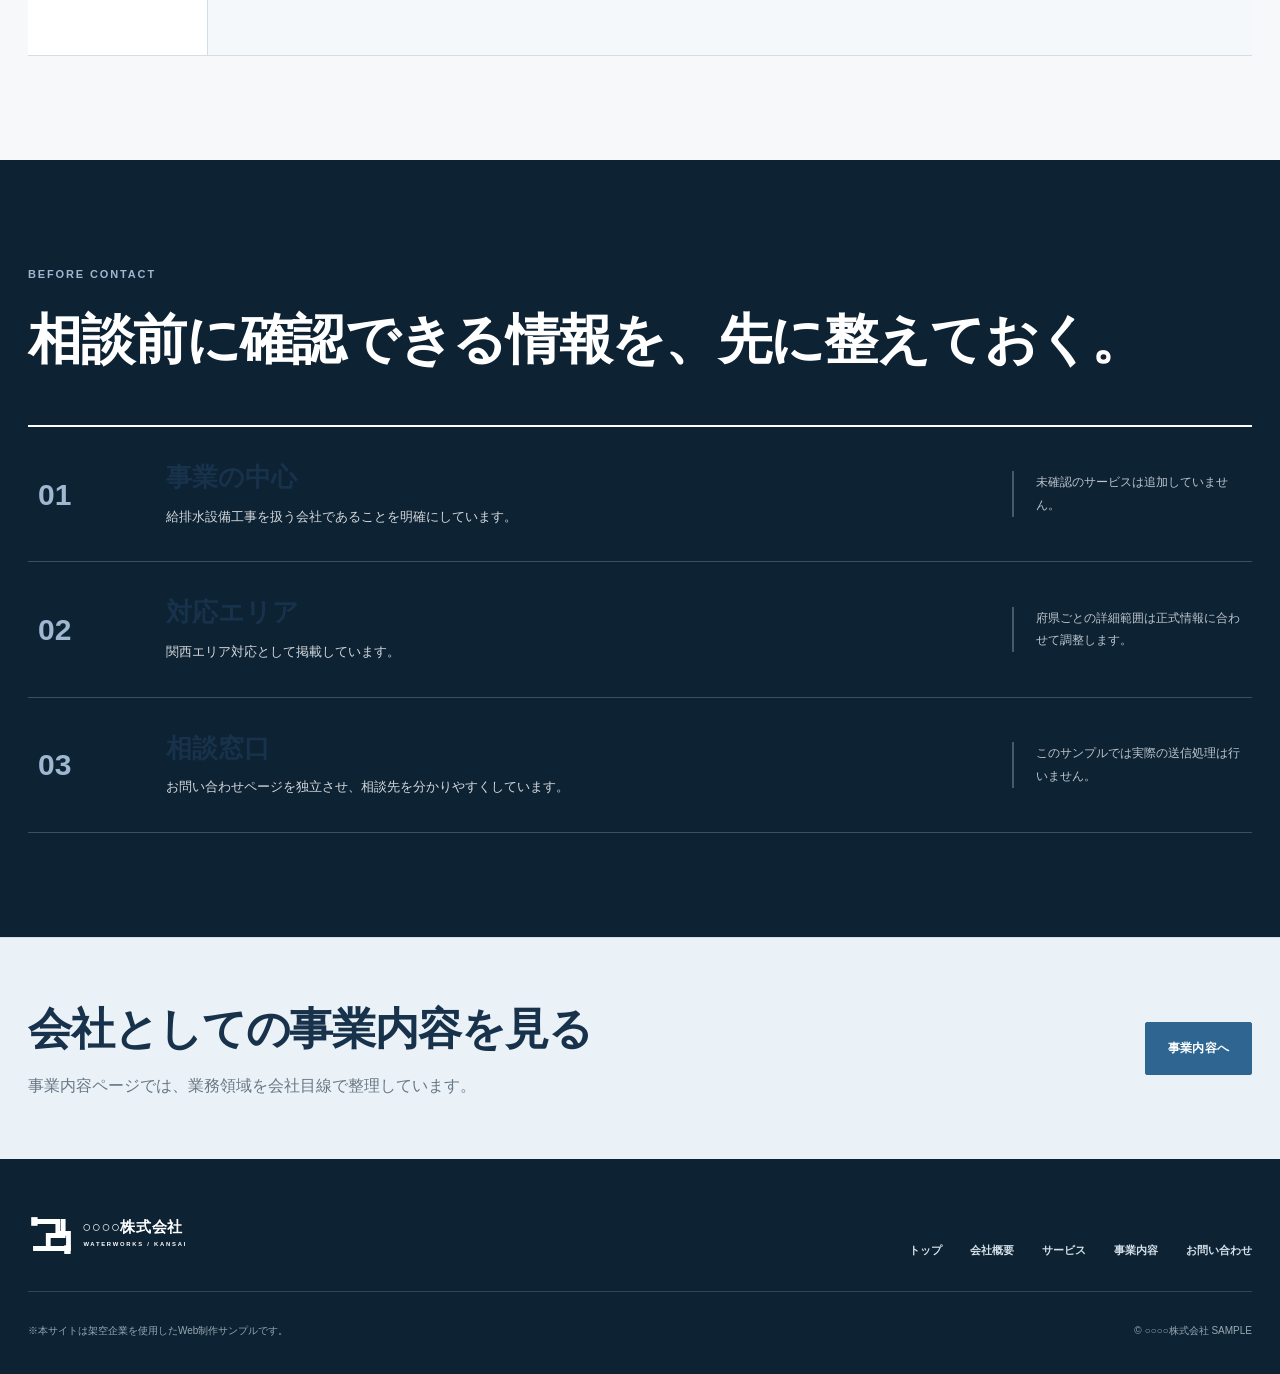
<file: service.html>
<!doctype html>
<html lang="ja">
<head>
  <meta charset="utf-8">
  <meta name="viewport" content="width=device-width, initial-scale=1">
  <meta name="description" content="○○○○株式会社のサービスサンプル。給排水設備工事を給水・排水の観点から整理しています。">
  <title>サービス | ○○○○株式会社</title>
  <link rel="icon" href="assets/logo.svg" type="image/svg+xml">
  <link rel="stylesheet" href="css/style.css?v=20260929-wrap">
  <link rel="stylesheet" href="css/japanese-wrap.css?v=20260929-wrap">
</head>
<body>
<header class="site-header">
  <div class="header-top"><div class="container brand-row"><a class="logo" href="index.html"><img src="assets/logo.svg" alt="○○○○株式会社"></a><div class="brand-note"><span>WATERWORKS</span><small>給排水設備工事 / 関西</small></div><button class="menu-button" type="button" aria-expanded="false">MENU</button></div></div>
  <div class="nav-bar"><div class="container nav-row"><nav class="site-nav" aria-label="メインナビゲーション"><a href="index.html">トップ</a><a href="about.html">会社概要</a><a href="service.html" aria-current="page">サービス</a><a href="business.html">事業内容</a><a href="contact.html">お問い合わせ</a></nav><a class="nav-inquiry" href="contact.html">相談窓口</a></div></div>
</header>
<main>
  <section class="page-hero"><div class="container page-hero-grid"><div class="page-number">03</div><div><p class="breadcrumb">TOP / SERVICE</p><h1 class="page-title jp-flow"><span class="jp-phrase">サービス</span></h1><p>お客様目線で、どのような給排水設備工事について相談できる会社なのかを整理するページです。</p></div></div></section>

  <section class="section section-white"><div class="container"><p class="sample-note">確認できている条件は「給排水設備工事 系」です。細かな施工範囲や対象設備は未確認のため、対応可能と断定せずに掲載しています。</p></div></section>

  <section class="section"><div class="container"><p class="eyebrow">SERVICE OVERVIEW</p><h2 class="section-title jp-flow"><span class="jp-phrase">給水と排水。</span><wbr><span class="jp-phrase"><span class="jp-part">建物を支える</span><wbr><span class="jp-part">二つの流れ。</span></span></h2><div class="service-split">
    <article class="service-panel"><div class="service-label">01 / WATER SUPPLY</div><div class="service-body"><h2 class="jp-flow"><span class="jp-phrase"><span class="jp-part">給水設備に</span><wbr><span class="jp-part">関する工事</span></span></h2><p>建物へ水を供給するための給水設備に関する工事を扱う会社であることを示すサンプル項目です。具体的な設備名や施工対象は、正式な情報を確認してから掲載します。</p></div></article>
    <article class="service-panel"><div class="service-label">02 / DRAINAGE</div><div class="service-body"><h2 class="jp-flow"><span class="jp-phrase"><span class="jp-part">排水設備に</span><wbr><span class="jp-part">関する工事</span></span></h2><p>使用した水を排出するための排水設備に関する工事を扱う会社であることを示すサンプル項目です。修理・更新・改修などの対応可否は未確認のため、現時点では含めていません。</p></div></article>
  </div></div></section>

  <section class="section section-ink"><div class="container"><p class="eyebrow" style="color:#9fb7cf">BEFORE CONTACT</p><h2 class="section-title jp-flow"><span class="jp-phrase"><span class="jp-part">相談前に</span><wbr><span class="jp-part">確認できる</span><wbr><span class="jp-part">情報を、</span></span><wbr><span class="jp-phrase">先に整えておく。</span></h2><div class="service-index" style="border-top-color:#fff">
    <article class="service-index-row" style="border-bottom-color:rgba(255,255,255,.2)"><div class="num" style="color:#9fb7cf">01</div><div><h3>事業の中心</h3><p style="color:#d5d9dd">給排水設備工事を扱う会社であることを明確にしています。</p></div><div class="aside" style="border-left-color:rgba(255,255,255,.25);color:#bdc5cc">未確認のサービスは追加していません。</div></article>
    <article class="service-index-row" style="border-bottom-color:rgba(255,255,255,.2)"><div class="num" style="color:#9fb7cf">02</div><div><h3>対応エリア</h3><p style="color:#d5d9dd">関西エリア対応として掲載しています。</p></div><div class="aside" style="border-left-color:rgba(255,255,255,.25);color:#bdc5cc">府県ごとの詳細範囲は正式情報に合わせて調整します。</div></article>
    <article class="service-index-row" style="border-bottom-color:rgba(255,255,255,.2)"><div class="num" style="color:#9fb7cf">03</div><div><h3>相談窓口</h3><p style="color:#d5d9dd">お問い合わせページを独立させ、相談先を分かりやすくしています。</p></div><div class="aside" style="border-left-color:rgba(255,255,255,.25);color:#bdc5cc">このサンプルでは実際の送信処理は行いません。</div></article>
  </div></div></section>

  <section class="contact-cta"><div class="container contact-cta-inner"><div><h2 class="jp-flow"><span class="jp-phrase">会社としての</span><wbr><span class="jp-phrase">事業内容を見る</span></h2><p>事業内容ページでは、業務領域を会社目線で整理しています。</p></div><a class="button button-blue" href="business.html">事業内容へ</a></div></section>
</main>
<footer class="site-footer"><div class="container"><div class="footer-main"><a class="footer-logo" href="index.html"><img src="assets/logo.svg" alt="○○○○株式会社"></a><nav class="footer-nav" aria-label="フッターナビ"><a href="index.html">トップ</a><a href="about.html">会社概要</a><a href="service.html">サービス</a><a href="business.html">事業内容</a><a href="contact.html">お問い合わせ</a></nav></div><div class="footer-bottom"><p>※本サイトは架空企業を使用したWeb制作サンプルです。</p><p>© ○○○○株式会社 SAMPLE</p></div></div></footer>
<script src="js/main.js"></script>
</body>
</html>
</file>
<file: css/style.css>
:root{
  --navy:#17324a;
  --navy-deep:#0d2233;
  --blue:#2e6691;
  --blue-dark:#245174;
  --blue-soft:#eaf2f8;
  --blue-pale:#f4f8fb;
  --slate:#657684;
  --ink:#26343f;
  --muted:#687784;
  --line:#d3dde5;
  --paper:#f6f8fa;
  --white:#ffffff;
  --max:1220px;
}
*{box-sizing:border-box}
html{scroll-behavior:smooth}
body{margin:0;background:var(--paper);color:var(--ink);font-family:"Yu Gothic","Hiragino Kaku Gothic ProN","Noto Sans JP",Meiryo,sans-serif;line-height:1.9;-webkit-font-smoothing:antialiased}
a{color:inherit;text-decoration:none}
img{display:block;max-width:100%}
button,input,textarea{font:inherit}
.container{width:min(calc(100% - 56px),var(--max));margin-inline:auto}
.serif,h1,h2,.chapter-title,.page-title{font-family:"Yu Gothic","Hiragino Kaku Gothic ProN","Noto Sans JP",Meiryo,sans-serif;font-weight:700;letter-spacing:-.025em}
.section{padding:104px 0}
.section-white{background:var(--white)}
.section-ink{background:var(--navy-deep);color:#fff}
.section-paper2{background:var(--blue-pale)}
.sample-note{margin:0;padding:15px 18px;border-left:4px solid var(--blue);background:#f2f7fb;color:#526777;font-size:12px;line-height:1.8}
.eyebrow{margin:0 0 16px;color:var(--blue);font-size:11px;font-weight:800;letter-spacing:.17em;text-transform:uppercase}
.section-title{max-width:860px;margin:0;font-size:clamp(33px,4.2vw,54px);line-height:1.42}
.section-lead{max-width:760px;margin:22px 0 0;color:var(--muted);font-size:15px;line-height:2.05}

/* Header: clear, stable corporate hierarchy */
.site-header{background:var(--white);border-top:6px solid var(--navy);box-shadow:0 2px 14px rgba(23,50,74,.06)}
.header-top{border-bottom:1px solid var(--line)}
.brand-row{min-height:108px;display:grid;grid-template-columns:auto 1fr auto;align-items:center;gap:36px}
.logo img{width:255px;height:auto}
.brand-note{justify-self:end;text-align:right}
.brand-note span{display:block;color:var(--blue);font-size:10px;font-weight:900;letter-spacing:.18em}
.brand-note small{display:block;margin-top:5px;color:#677681;font-size:11px;font-weight:700}
.menu-button{display:none;border:1px solid var(--navy);background:var(--white);color:var(--navy);padding:10px 14px;font-size:11px;font-weight:900;letter-spacing:.1em}
.nav-bar{background:var(--navy)}
.nav-row{min-height:58px;display:flex;align-items:center;justify-content:space-between;gap:30px}
.site-nav{display:flex;align-items:stretch}
.site-nav a{display:flex;align-items:center;min-height:58px;padding:0 24px;border-left:1px solid rgba(255,255,255,.13);color:#eef4f8;font-size:12px;font-weight:800;letter-spacing:.02em}
.site-nav a:last-child{border-right:1px solid rgba(255,255,255,.13)}
.site-nav a:hover,.site-nav a[aria-current="page"]{background:var(--blue);color:#fff}
.nav-inquiry{display:inline-flex;align-items:center;gap:10px;color:#fff;font-size:12px;font-weight:900}
.nav-inquiry::after{content:"→";font-size:14px}

/* Buttons / links */
.text-link{display:inline-flex;align-items:center;gap:12px;padding:10px 0 7px;border-bottom:2px solid var(--blue);color:var(--navy);font-size:12px;font-weight:900;letter-spacing:.02em}
.text-link::after{content:"→"}
.text-link.light{color:#fff;border-bottom-color:#fff}
.button{display:inline-flex;align-items:center;justify-content:center;min-width:190px;padding:14px 22px;border:1px solid var(--navy);border-radius:2px;background:var(--white);color:var(--navy);font-size:12px;font-weight:900;letter-spacing:.02em;transition:.2s}
.button:hover{background:var(--navy);color:#fff}
.button-blue{border-color:var(--blue);background:var(--blue);color:#fff}
.button-blue:hover{background:var(--blue-dark);border-color:var(--blue-dark)}
.button-light{border-color:#fff;background:transparent;color:#fff}
.button-light:hover{background:#fff;color:var(--navy)}

/* Home hero */
.home-hero{position:relative;border-bottom:1px solid var(--line);background:linear-gradient(90deg,#ffffff 0%,#ffffff 52%,#f1f6fa 52%,#f1f6fa 100%)}
.hero-grid{display:grid;grid-template-columns:minmax(0,1.06fr) minmax(430px,.94fr);min-height:690px}
.hero-copy{display:flex;flex-direction:column;justify-content:center;padding:78px 78px 86px 0}
.chapter{display:inline-flex;align-items:center;gap:12px;margin:0 0 28px;color:var(--blue);font-size:11px;font-weight:900;letter-spacing:.14em;text-transform:uppercase}
.chapter::before{content:"";width:34px;height:3px;background:var(--blue)}
.hero-copy h1{max-width:740px;margin:0;color:var(--navy);font-size:clamp(46px,5.9vw,76px);line-height:1.24}
.hero-copy h1 .accent{color:var(--blue)}
.hero-copy .hero-text{max-width:650px;margin:28px 0 0;color:#526573;font-size:15px;line-height:2.1}
.hero-links{display:flex;gap:28px;flex-wrap:wrap;margin-top:34px}
.hero-diagram{position:relative;margin:0;display:flex;align-items:center;justify-content:center;padding:64px 0 64px 62px}
.hero-diagram::before{content:"給排水設備工事 / 関西";position:absolute;left:62px;top:44px;z-index:2;padding:7px 11px;background:var(--navy);color:#fff;font-size:10px;font-weight:800;letter-spacing:.08em}
.hero-diagram img{width:100%;max-width:570px;border:1px solid #c8d6e0;background:#f5f9fc;box-shadow:0 18px 40px rgba(23,50,74,.12)}
.hero-diagram figcaption{position:absolute;right:2px;bottom:50px;writing-mode:vertical-rl;color:#637787;font-size:10px;font-weight:700;letter-spacing:.16em}

/* Facts band */
.fact-band{background:var(--white);border-top:1px solid var(--line);border-bottom:1px solid var(--line)}
.fact-row{display:grid;grid-template-columns:repeat(3,1fr)}
.fact-item{padding:28px 32px;border-left:1px solid var(--line)}
.fact-item:last-child{border-right:1px solid var(--line)}
.fact-item small{display:block;color:var(--blue);font-size:10px;font-weight:900;letter-spacing:.14em}
.fact-item strong{display:block;margin-top:5px;color:var(--navy);font-size:20px;font-weight:800}

/* Editorial intro */
.editorial-intro{display:grid;grid-template-columns:220px 1fr;gap:72px;align-items:start}
.editorial-index{position:sticky;top:32px;padding-top:8px;border-top:4px solid var(--blue)}
.editorial-index span{display:block;margin-top:18px;color:#a5b6c3;font-size:68px;font-weight:800;line-height:1}
.editorial-index small{display:block;margin-top:10px;color:#738493;font-size:10px;font-weight:800;letter-spacing:.14em}
.editorial-copy blockquote{max-width:820px;margin:0;color:var(--navy);font-family:"Yu Mincho","Hiragino Mincho ProN",serif;font-size:clamp(32px,4.2vw,52px);line-height:1.58;font-weight:600}
.editorial-copy p{max-width:720px;margin:26px 0 0;color:var(--muted);font-size:15px;line-height:2.05}

/* Service index */
.service-index{margin-top:48px;border-top:2px solid var(--navy)}
.service-index-row{display:grid;grid-template-columns:94px minmax(0,1fr) 230px;gap:34px;align-items:center;padding:32px 10px;border-bottom:1px solid var(--line);transition:.2s}
.service-index-row:hover{background:#fff}
.service-index-row .num{font-size:30px;font-weight:800;color:#9fb0bd}
.service-index-row h3{margin:0;color:var(--navy);font-size:26px;font-weight:800;line-height:1.45}
.service-index-row p{margin:8px 0 0;color:var(--muted);font-size:13px}
.service-index-row .aside{padding-left:22px;border-left:2px solid #dbe5ec;color:#6e7f8b;font-size:12px}

/* Trust statement */
.statement{position:relative;overflow:hidden;background:var(--navy-deep);color:#fff}
.statement::before{content:"WATERWORKS";position:absolute;right:-20px;bottom:-30px;color:rgba(255,255,255,.035);font-size:118px;font-weight:900;letter-spacing:-.04em}
.statement-inner{position:relative;z-index:1;display:grid;grid-template-columns:1fr 340px;gap:80px;align-items:end;padding:96px 0}
.statement h2{max-width:820px;margin:0;font-size:clamp(34px,4.5vw,56px);line-height:1.5}
.statement p{margin:20px 0 0;color:#c9d7e1;max-width:720px}
.statement-aside{border-top:3px solid var(--blue);padding-top:18px;color:#dbe5ec;font-size:12px;line-height:2}

/* Page header */
.page-hero{background:var(--white);border-bottom:1px solid var(--line)}
.page-hero-grid{display:grid;grid-template-columns:150px 1fr;gap:52px;align-items:end;padding:76px 0 64px}
.page-number{color:#b6c4ce;font-size:72px;font-weight:800;line-height:.9}
.breadcrumb{margin:0 0 14px;color:#778795;font-size:11px;font-weight:700}
.page-title{margin:0;color:var(--navy);font-size:clamp(42px,5.6vw,66px);line-height:1.2}
.page-hero p:last-child{max-width:700px;margin:18px 0 0;color:var(--muted)}

/* About */
.about-lead{display:grid;grid-template-columns:1.05fr .95fr;gap:82px;align-items:start}
.about-lead h2{margin:0;color:var(--navy);font-size:clamp(34px,4.2vw,52px);line-height:1.52}
.about-lead p{margin:0;color:var(--muted);font-size:15px;line-height:2.15}
.about-side-note{margin-top:10px;padding:18px 20px;border-left:4px solid var(--blue);background:var(--blue-pale);font-size:12px;color:#657785}
.company-table{margin-top:46px;border-top:2px solid var(--navy)}
.company-row{display:grid;grid-template-columns:220px 1fr;gap:32px;padding:20px 18px;border-bottom:1px solid var(--line);background:#fff;font-size:14px}
.company-row:nth-child(even){background:#f8fafb}
.company-row dt{font-weight:900;color:var(--navy)}
.company-row dd{margin:0;color:#52616c}

/* Service */
.service-split{margin-top:50px;border-top:2px solid var(--navy)}
.service-panel{display:grid;grid-template-columns:180px 1fr;min-height:310px;border-bottom:1px solid var(--line);background:#fff}
.service-panel .service-label{padding:36px 30px 30px 0;border-right:1px solid var(--line);color:var(--blue);font-size:11px;font-weight:900;letter-spacing:.14em}
.service-panel .service-body{padding:38px 0 42px 48px}
.service-panel h2{margin:0;color:var(--navy);font-size:clamp(30px,3.4vw,44px);line-height:1.5}
.service-panel p{max-width:720px;margin:18px 0 0;color:var(--muted)}
.service-panel:nth-child(even) .service-body{background:#f5f8fa;padding-right:40px}

/* Business */
.business-ledger{margin-top:46px;border-top:3px solid var(--navy)}
.business-entry{display:grid;grid-template-columns:100px 1fr 300px;gap:34px;padding:34px 12px;border-bottom:1px solid var(--line);align-items:start;background:#fff}
.business-entry:nth-child(even){background:#f7f9fb}
.business-entry .entry-no{font-size:30px;font-weight:800;color:#9fb0bd}
.business-entry h2{margin:0;color:var(--navy);font-size:27px;line-height:1.5}
.business-entry p{margin:9px 0 0;color:var(--muted);font-size:14px}
.business-entry aside{padding-left:22px;border-left:2px solid #dbe5ec;font-size:12px;color:#6f7f8b}

/* Contact */
.contact-stage{display:grid;grid-template-columns:360px 1fr;gap:68px;align-items:start}
.contact-info{padding:32px;border-top:6px solid var(--blue);background:var(--navy);color:#fff}
.contact-info h2{margin:0;font-size:34px;line-height:1.4}
.contact-info p{margin:15px 0 0;color:#cad8e2;font-size:13px}
.contact-data{margin-top:26px;border-top:1px solid rgba(255,255,255,.2)}
.contact-data div{padding:16px 0;border-bottom:1px solid rgba(255,255,255,.15)}
.contact-data span{display:block;color:#9bc0dc;font-size:10px;font-weight:900;letter-spacing:.12em}
.contact-data strong{display:block;margin-top:4px;font-size:15px}
.contact-form{background:var(--white);border:1px solid var(--line);padding:40px 44px;box-shadow:0 12px 32px rgba(23,50,74,.07)}
.form-grid{display:grid;grid-template-columns:1fr 1fr;gap:24px 28px}
.contact-form label{display:block;color:var(--navy);font-size:12px;font-weight:900}
.contact-form .full{grid-column:1/-1}
.contact-form input,.contact-form textarea{width:100%;margin-top:9px;padding:13px 12px;border:1px solid #cbd7df;background:#fbfcfd;outline:none;border-radius:2px}
.contact-form input:focus,.contact-form textarea:focus{border-color:var(--blue);box-shadow:0 0 0 3px rgba(46,102,145,.10)}
.form-actions{display:flex;align-items:center;justify-content:space-between;gap:20px;margin-top:28px}
.form-note{margin:0;color:#73818b;font-size:11px;line-height:1.8}

/* CTA / footer */
.contact-cta{border-top:1px solid var(--line);background:var(--blue-soft)}
.contact-cta-inner{display:grid;grid-template-columns:1fr auto;gap:50px;align-items:center;padding:58px 0}
.contact-cta h2{margin:0;color:var(--navy);font-size:clamp(29px,3.6vw,44px);line-height:1.5}
.contact-cta p{margin:9px 0 0;color:var(--muted)}
.site-footer{background:var(--navy-deep);color:#fff}
.footer-main{display:grid;grid-template-columns:1fr auto;gap:50px;align-items:end;padding:50px 0 30px}
.footer-logo img{width:245px;filter:brightness(0) invert(1)}
.footer-nav{display:flex;gap:18px 28px;flex-wrap:wrap;justify-content:flex-end;color:#d4e0e8;font-size:11px;font-weight:700}
.footer-nav a:hover{color:#fff}
.footer-bottom{display:flex;justify-content:space-between;gap:24px;padding:19px 0 24px;border-top:1px solid rgba(255,255,255,.16);color:#98a9b5;font-size:10px}

@media(max-width:980px){
  .brand-row{min-height:94px}
  .brand-note{display:none}
  .menu-button{display:block;justify-self:end}
  .nav-bar{position:relative}
  .nav-row{min-height:0;display:block}
  .site-nav{display:none}
  .site-nav.open{display:flex;position:absolute;z-index:40;left:0;right:0;top:0;flex-direction:column;background:var(--navy);box-shadow:0 18px 32px rgba(13,34,51,.18)}
  .site-nav.open a{min-height:50px;border-right:0;border-left:0;border-bottom:1px solid rgba(255,255,255,.12)}
  .nav-inquiry{display:none}
  .hero-grid{grid-template-columns:1fr;min-height:auto}
  .home-hero{background:#fff}
  .hero-copy{padding:76px 0 54px}
  .hero-diagram{padding:18px 0 70px}
  .hero-diagram::before{left:0;top:0}
  .hero-diagram img{max-width:760px;margin-top:30px}
  .hero-diagram figcaption{display:none}
  .editorial-intro{grid-template-columns:150px 1fr;gap:46px}
  .statement-inner{grid-template-columns:1fr;gap:36px}
  .about-lead{grid-template-columns:1fr;gap:38px}
  .service-index-row{grid-template-columns:80px 1fr}
  .service-index-row .aside{grid-column:2}
  .business-entry{grid-template-columns:80px 1fr}
  .business-entry aside{grid-column:2}
  .contact-stage{grid-template-columns:1fr;gap:38px}
  .contact-info{max-width:620px}
}

@media(max-width:760px){
  .container{width:min(calc(100% - 28px),var(--max))}
  .section{padding:72px 0}
  .site-header{border-top-width:4px}
  .brand-row{min-height:80px;grid-template-columns:1fr auto;gap:18px}
  .logo img{width:205px}
  .hero-copy{padding:58px 0 44px}
  .chapter{margin-bottom:22px}
  .hero-copy h1{font-size:clamp(38px,11vw,54px)}
  .hero-copy .hero-text{font-size:14px}
  .hero-links{gap:18px}
  .hero-diagram{padding-bottom:52px}
  .hero-diagram::before{font-size:9px}
  .fact-row{grid-template-columns:1fr}
  .fact-item{padding:20px 18px;border-left:0;border-right:0!important;border-bottom:1px solid var(--line)}
  .fact-item:last-child{border-bottom:0}
  .editorial-intro{grid-template-columns:1fr;gap:30px}
  .editorial-index{position:static;display:flex;align-items:center;gap:14px}
  .editorial-index span{margin-top:0;font-size:44px}
  .service-index-row{grid-template-columns:1fr;gap:10px;padding:26px 4px}
  .service-index-row .num{font-size:24px}
  .service-index-row .aside{grid-column:auto;padding:12px 0 0;border-left:0;border-top:1px solid var(--line)}
  .statement-inner{padding:72px 0}
  .page-hero-grid{grid-template-columns:1fr;gap:18px;padding:58px 0 48px}
  .page-number{font-size:46px}
  .company-row{grid-template-columns:1fr;gap:6px;padding:16px 10px}
  .service-panel{grid-template-columns:1fr;min-height:auto}
  .service-panel .service-label{padding:24px 4px 12px;border-right:0}
  .service-panel .service-body,.service-panel:nth-child(even) .service-body{padding:0 4px 30px;background:transparent}
  .business-entry{grid-template-columns:1fr;gap:10px;padding:26px 8px}
  .business-entry aside{grid-column:auto;padding:12px 0 0;border-left:0;border-top:1px solid var(--line)}
  .contact-info{padding:26px 22px}
  .contact-form{padding:28px 18px}
  .form-grid{grid-template-columns:1fr}
  .contact-form .full{grid-column:auto}
  .form-actions{align-items:stretch;flex-direction:column}
  .form-actions .button{width:100%}
  .contact-cta-inner{grid-template-columns:1fr;gap:24px;padding:46px 0}
  .contact-cta .button{width:100%}
  .footer-main{grid-template-columns:1fr;gap:28px;padding-top:40px}
  .footer-nav{justify-content:flex-start}
  .footer-bottom{display:block}
  .footer-bottom p{margin:7px 0 0}
}
</file>
<file: css/japanese-wrap.css>
/* 消防施工HPと共通の方針：見出しは意味の塊を優先し、本文は自然に折り返す。 */
html[lang="ja"],body{line-break:strict;word-break:normal;overflow-wrap:normal;hyphens:none}
html,body{width:100%;max-width:100%}
.site-header,main,.site-footer,main>section{width:100%;max-width:100%}

@supports (word-break:auto-phrase){
  p,li,dt,dd,label,.hero-text,.section-lead,.page-hero p,.service-panel p,.business-entry p,.about-lead p,.form-note{word-break:auto-phrase;text-wrap:pretty}
  h1,h2,h3,.section-title,.page-title,.editorial-copy blockquote{word-break:auto-phrase;text-wrap:balance}
}

.jp-flow{line-break:strict;hyphens:none}

/* H1/H2と大きな引用文は、ブラウザのauto-phrase対応にかかわらず同じ指定を使う。
   .jp-phrase全体が入る幅ではひとかたまりのまま、入らなければwbrで次行へ送る。 */
h1.jp-flow,h2.jp-flow,blockquote.jp-flow{
  min-width:0;
  max-width:100%;
  word-break:normal;
  overflow-wrap:normal;
  text-wrap:wrap;
}
h1.jp-flow .jp-phrase,h2.jp-flow .jp-phrase,blockquote.jp-flow .jp-phrase{
  display:inline-block;
  max-width:100%;
  white-space:normal;
  word-break:keep-all;
  overflow-wrap:break-word;
  vertical-align:baseline;
}
/* 長い塊には内側の意味区切りを用意する。
   極端に狭い幅や文字拡大で内側の塊も入らない場合だけ、文字の折り返しを許可する。 */
h1.jp-flow .jp-part,h2.jp-flow .jp-part,blockquote.jp-flow .jp-part{
  display:inline-block;
  max-width:100%;
  white-space:normal;
  word-break:keep-all;
  overflow-wrap:anywhere;
}
h1.jp-flow wbr,h2.jp-flow wbr,blockquote.jp-flow wbr{display:inline}

/* 本文に見出し用のnowrapを引き継がない。Safariなどでも文章を画面内に収める。 */
.jp-flow:not(h1):not(h2):not(blockquote){word-break:normal;overflow-wrap:break-word}
.jp-flow:not(h1):not(h2):not(blockquote) .jp-phrase{display:inline;max-width:none;white-space:normal}
.jp-flow:not(h1):not(h2):not(blockquote) wbr{display:inline}
@supports (word-break:auto-phrase){
  .jp-flow:not(h1):not(h2):not(blockquote){word-break:auto-phrase}
  .jp-flow:not(h1):not(h2):not(blockquote) wbr{display:none}
}

/* Grid/Flexの中身や長い連絡先が、カラム自体の幅を押し広げないようにする。 */
.brand-row>*,.hero-grid>*,.hero-links>*,.fact-item,.editorial-intro>*,
.service-index-row>*,.statement-inner>*,.page-hero-grid>*,.about-lead>*,
.company-row>*,.service-panel>*,.business-entry>*,.contact-stage>*,
.form-grid>*,.contact-cta-inner>*,.footer-main>*,.footer-bottom>*{min-width:0}
p,li,dt,dd,label,.statement-aside,.business-entry aside,.service-index-row .aside{overflow-wrap:break-word}
.company-row dd,.contact-data strong,.form-note{overflow-wrap:anywhere}
.chapter{max-width:100%;overflow-wrap:anywhere}
.chapter::before{flex:0 0 34px}
.contact-form input,.contact-form textarea{min-width:0;max-width:100%}

/* PCは見出しを縮めず、文字側のカラムと大画面の横幅を使う。 */
@media(min-width:981px){
  :root{--max:1280px}
  .hero-grid{grid-template-columns:minmax(0,1.4fr) minmax(320px,.6fr)}
  .hero-copy{padding-right:48px}
  .hero-copy h1{max-width:100%}
  .hero-diagram{padding-left:36px}
  .hero-diagram::before{left:36px}
}

/* スマホ・タブレットでもフォントサイズは元のデザインのまま。 */
@media(max-width:980px){
  .hero-grid,.statement-inner,.about-lead,.contact-stage{grid-template-columns:minmax(0,1fr)}
}
@media(max-width:760px){
  .brand-row{grid-template-columns:minmax(0,1fr) auto}
  .fact-row,.editorial-intro,.service-index-row,.page-hero-grid,.company-row,
  .service-panel,.business-entry,.form-grid,.contact-cta-inner,.footer-main{grid-template-columns:minmax(0,1fr)}
  p,li,dt,dd,label{max-width:100%;word-break:normal;overflow-wrap:break-word}
}
</file>
